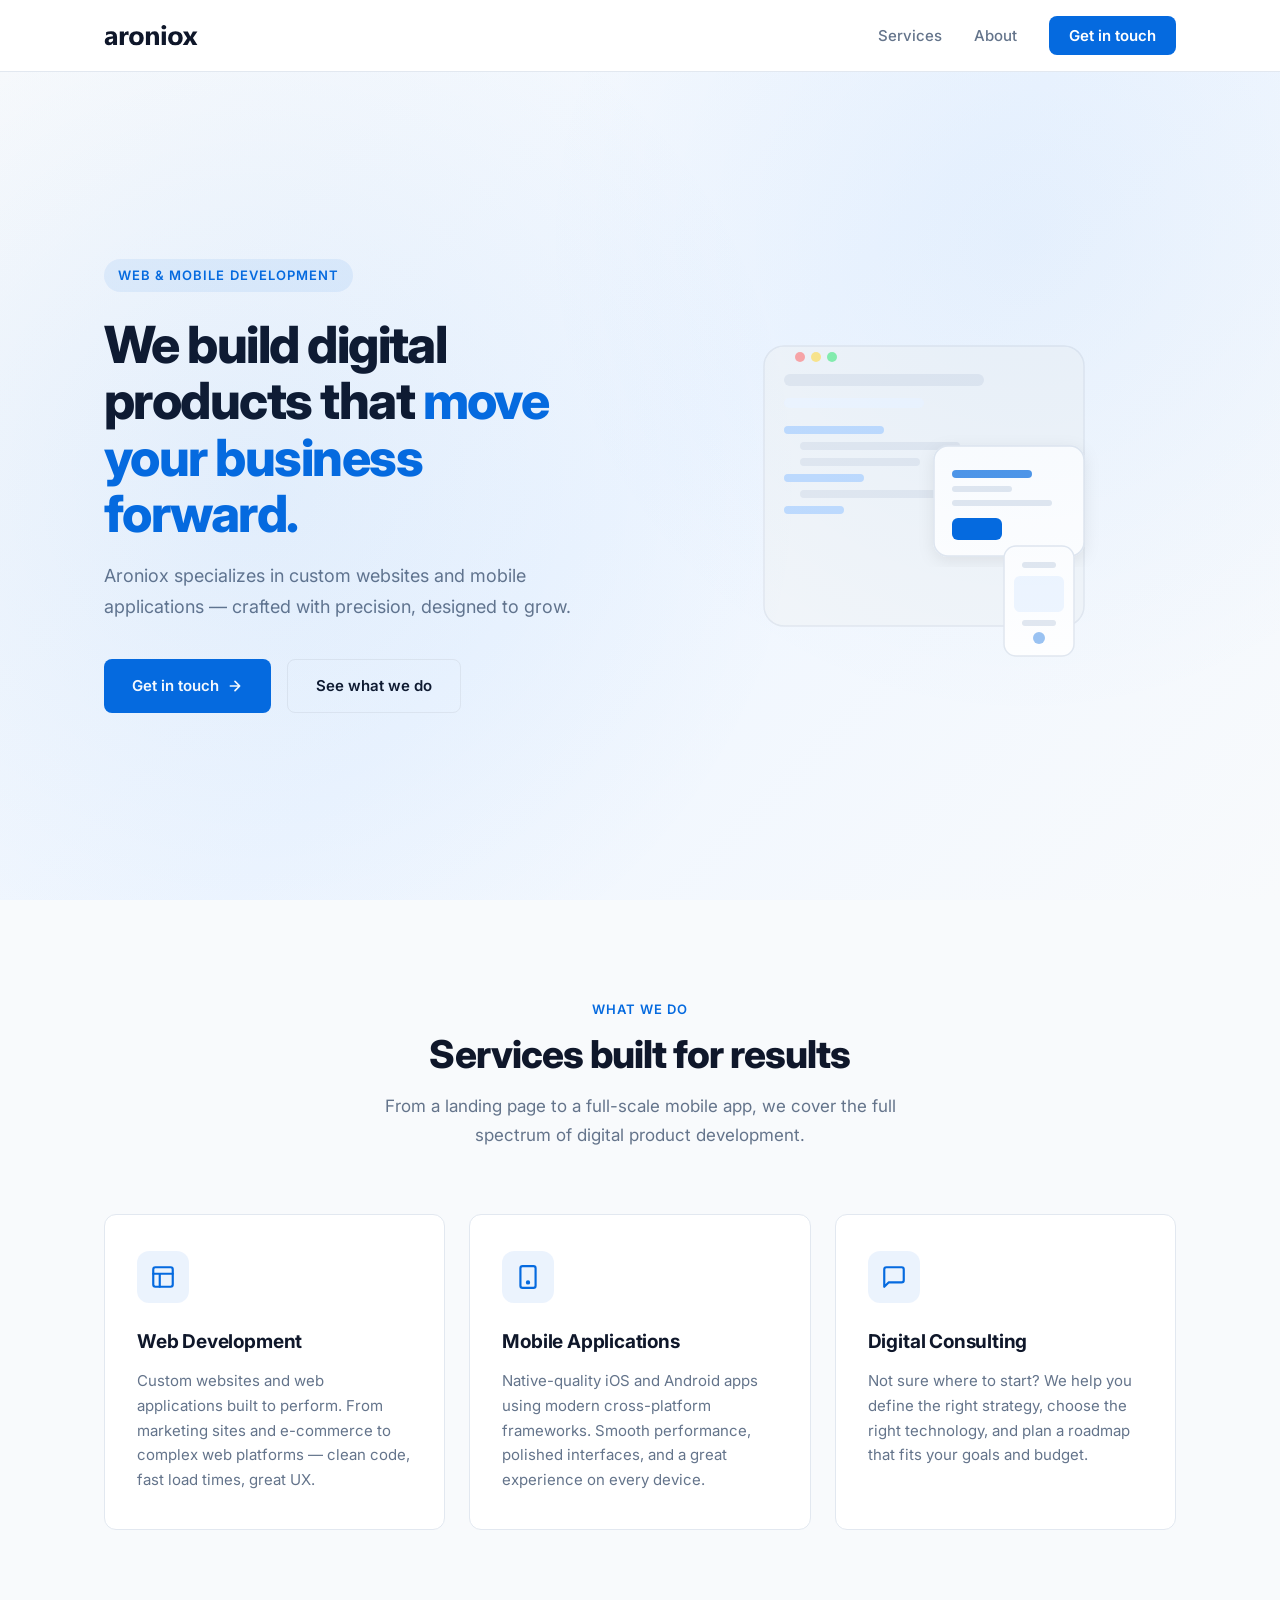
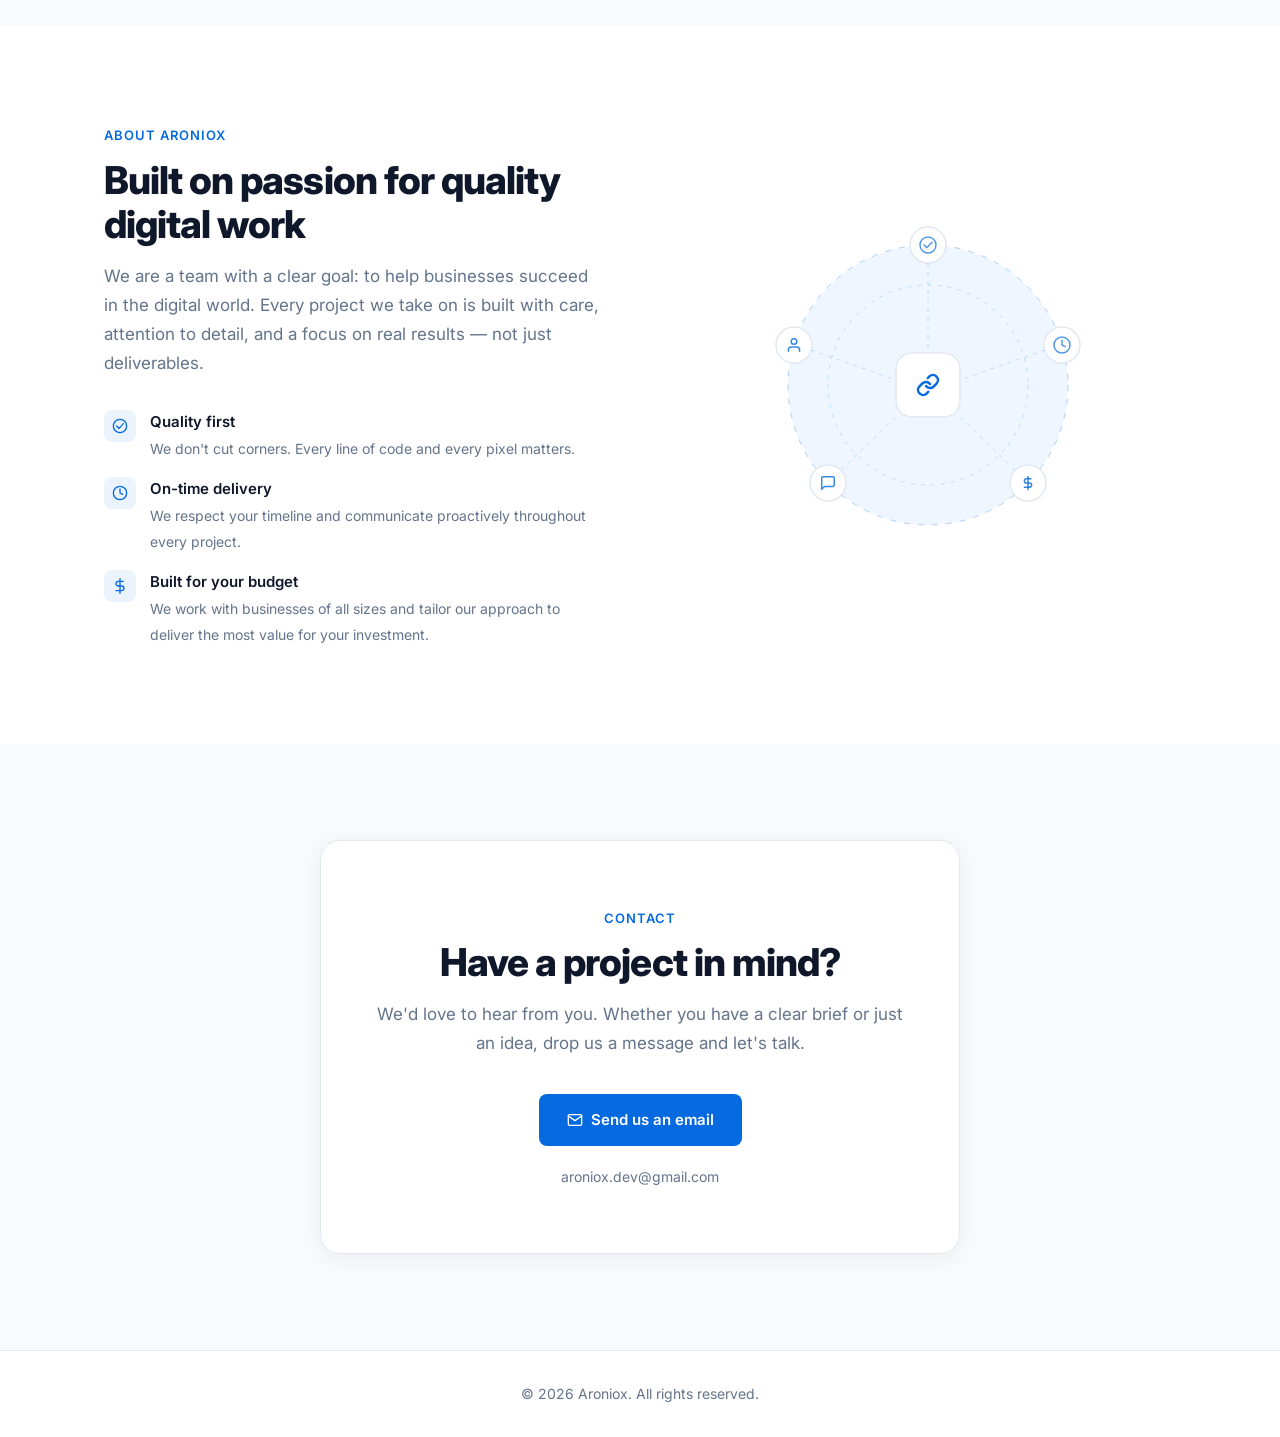
<file: index.html>
<!DOCTYPE html>
<html lang="en">

<head>
  <meta charset="UTF-8" />
  <meta name="viewport" content="width=device-width, initial-scale=1.0" />
  <title>Aroniox</title>
  <meta name="description"
    content="Aroniox builds custom websites and mobile applications — crafted with precision, designed to grow your business." />

  <!-- Open Graph -->
  <meta property="og:type" content="website" />
  <meta property="og:title" content="Aroniox" />
  <meta property="og:description" content="We build digital products that move your business forward." />
  <meta property="og:url" content="https://aroniox.com" />

  <!-- Google Fonts -->
  <link rel="preconnect" href="https://fonts.googleapis.com" />
  <link rel="preconnect" href="https://fonts.gstatic.com" crossorigin />
  <link href="https://fonts.googleapis.com/css2?family=Inter:wght@400;500;600;700;800&display=swap" rel="stylesheet" />

  <!-- Favicon -->
  <link rel="icon" type="image/png" href="./assets/favicon/favicon-96x96.png" sizes="96x96" />
  <link rel="icon" type="image/svg+xml" href="./assets/favicon/favicon.svg" />
  <link rel="shortcut icon" href="./assets/favicon/favicon.ico" />
  <link rel="apple-touch-icon" sizes="180x180" href="./assets/favicon/apple-touch-icon.png" />
  <link rel="manifest" href="./assets/favicon/site.webmanifest" />

  <link rel="stylesheet" href="css/style.css" />
</head>

<body>

  <!-- ===== Navigation ===== -->
  <header class="nav">
    <div class="container nav__inner">
      <a href="#" class="nav__logo" aria-label="Aroniox home">
        <img src="assets/logo.svg" alt="Aroniox" />
      </a>

      <nav aria-label="Main navigation">
        <ul class="nav__links">
          <li><a href="#services">Services</a></li>
          <li><a href="#about">About</a></li>
          <li><a href="#contact" class="nav__cta">Get in touch</a></li>
        </ul>
      </nav>

      <button class="nav__hamburger" aria-label="Toggle navigation" aria-expanded="false">
        <span></span>
        <span></span>
        <span></span>
      </button>
    </div>
  </header>

  <!-- ===== Hero ===== -->
  <section class="hero" id="home">
    <div class="container">
      <div class="hero__inner">
        <div class="hero__content">
          <span class="hero__label">Web & Mobile Development</span>
          <h1 class="hero__title">
            We build digital products that
            <span>move your business forward.</span>
          </h1>
          <p class="hero__subtitle">
            Aroniox specializes in custom websites and mobile applications —
            crafted with precision, designed to grow.
          </p>
          <div class="hero__actions">
            <a href="#contact" class="btn btn--primary">
              Get in touch
              <svg width="16" height="16" viewBox="0 0 24 24" fill="none" stroke="currentColor" stroke-width="2.5"
                stroke-linecap="round" stroke-linejoin="round" aria-hidden="true">
                <path d="M5 12h14M12 5l7 7-7 7" />
              </svg>
            </a>
            <a href="#services" class="btn btn--outline">See what we do</a>
          </div>
        </div>

        <div class="hero__visual" aria-hidden="true">
          <!-- Decorative abstract graphic -->
          <svg class="hero__graphic" viewBox="0 0 440 400" fill="none" xmlns="http://www.w3.org/2000/svg">
            <!-- Background card shapes -->
            <rect x="60" y="60" width="320" height="280" rx="20" fill="#f1f5f9" stroke="#e2e8f0" stroke-width="1.5" />
            <rect x="80" y="88" width="200" height="12" rx="6" fill="#e2e8f0" />
            <rect x="80" y="112" width="140" height="10" rx="5" fill="#eff6ff" />
            <!-- Browser dots -->
            <circle cx="96" cy="71" r="5" fill="#fca5a5" />
            <circle cx="112" cy="71" r="5" fill="#fde68a" />
            <circle cx="128" cy="71" r="5" fill="#86efac" />
            <!-- Code lines -->
            <rect x="80" y="140" width="100" height="8" rx="4" fill="#bfdbfe" />
            <rect x="96" y="156" width="160" height="8" rx="4" fill="#e2e8f0" />
            <rect x="96" y="172" width="120" height="8" rx="4" fill="#e2e8f0" />
            <rect x="80" y="188" width="80" height="8" rx="4" fill="#bfdbfe" />
            <rect x="96" y="204" width="140" height="8" rx="4" fill="#e2e8f0" />
            <rect x="80" y="220" width="60" height="8" rx="4" fill="#bfdbfe" />
            <!-- Floating accent card -->
            <rect x="230" y="160" width="150" height="110" rx="14" fill="white" stroke="#e2e8f0" stroke-width="1.5"
              filter="url(#shadow)" />
            <rect x="248" y="184" width="80" height="8" rx="4" fill="#056adf" opacity="0.7" />
            <rect x="248" y="200" width="60" height="6" rx="3" fill="#e2e8f0" />
            <rect x="248" y="214" width="100" height="6" rx="3" fill="#e2e8f0" />
            <rect x="248" y="232" width="50" height="22" rx="6" fill="#056adf" />
            <!-- Mobile phone shape -->
            <rect x="300" y="260" width="70" height="110" rx="12" fill="white" stroke="#e2e8f0" stroke-width="1.5" />
            <rect x="318" y="276" width="34" height="6" rx="3" fill="#e2e8f0" />
            <rect x="310" y="290" width="50" height="36" rx="6" fill="#eff6ff" />
            <rect x="318" y="334" width="34" height="6" rx="3" fill="#e2e8f0" />
            <circle cx="335" cy="352" r="6" fill="#056adf" opacity="0.4" />
            <!-- Shadow filter -->
            <defs>
              <filter id="shadow" x="-10%" y="-10%" width="120%" height="120%">
                <feDropShadow dx="0" dy="4" stdDeviation="8" flood-color="#0f172a" flood-opacity="0.08" />
              </filter>
            </defs>
          </svg>
        </div>
      </div>
    </div>
  </section>

  <!-- ===== Services ===== -->
  <section class="services" id="services">
    <div class="container">
      <div class="section-header">
        <span class="section-label fade-up">What we do</span>
        <h2 class="section-title fade-up fade-up-delay-1">Services built for results</h2>
        <p class="section-subtitle fade-up fade-up-delay-2">
          From a landing page to a full-scale mobile app, we cover the full spectrum
          of digital product development.
        </p>
      </div>

      <div class="services__grid">
        <!-- Web Development -->
        <div class="service-card fade-up">
          <div class="service-card__icon" aria-hidden="true">
            <svg viewBox="0 0 24 24" fill="none" stroke="currentColor" stroke-width="2" stroke-linecap="round"
              stroke-linejoin="round">
              <rect x="3" y="3" width="18" height="18" rx="2" />
              <path d="M3 9h18M9 21V9" />
            </svg>
          </div>
          <h3 class="service-card__title">Web Development</h3>
          <p class="service-card__desc">
            Custom websites and web applications built to perform. From marketing sites
            and e-commerce to complex web platforms — clean code, fast load times, great UX.
          </p>
        </div>

        <!-- Mobile Applications -->
        <div class="service-card fade-up fade-up-delay-1">
          <div class="service-card__icon" aria-hidden="true">
            <svg viewBox="0 0 24 24" fill="none" stroke="currentColor" stroke-width="2" stroke-linecap="round"
              stroke-linejoin="round">
              <rect x="5" y="2" width="14" height="20" rx="2" />
              <circle cx="12" cy="17" r="1" />
            </svg>
          </div>
          <h3 class="service-card__title">Mobile Applications</h3>
          <p class="service-card__desc">
            Native-quality iOS and Android apps using modern cross-platform frameworks.
            Smooth performance, polished interfaces, and a great experience on every device.
          </p>
        </div>

        <!-- Digital Consulting -->
        <div class="service-card fade-up fade-up-delay-2">
          <div class="service-card__icon" aria-hidden="true">
            <svg viewBox="0 0 24 24" fill="none" stroke="currentColor" stroke-width="2" stroke-linecap="round"
              stroke-linejoin="round">
              <path d="M21 15a2 2 0 0 1-2 2H7l-4 4V5a2 2 0 0 1 2-2h14a2 2 0 0 1 2 2z" />
            </svg>
          </div>
          <h3 class="service-card__title">Digital Consulting</h3>
          <p class="service-card__desc">
            Not sure where to start? We help you define the right strategy, choose the right
            technology, and plan a roadmap that fits your goals and budget.
          </p>
        </div>
      </div>
    </div>
  </section>

  <!-- ===== About ===== -->
  <section class="about" id="about">
    <div class="container">
      <div class="about__inner">
        <div class="about__content">
          <span class="section-label fade-up">About Aroniox</span>
          <h2 class="section-title fade-up fade-up-delay-1">Built on passion for quality digital work</h2>
          <p class="section-subtitle fade-up fade-up-delay-2">
            We are a team with a clear goal: to help businesses succeed in the digital world.
            Every project we take on is built with care, attention to detail, and a focus on
            real results — not just deliverables.
          </p>

          <div class="about__highlights fade-up fade-up-delay-2">
            <div class="about__highlight">
              <div class="about__highlight-icon" aria-hidden="true">
                <svg viewBox="0 0 24 24" fill="none" stroke="currentColor" stroke-width="2" stroke-linecap="round"
                  stroke-linejoin="round">
                  <circle cx="12" cy="12" r="10" />
                  <line x1="7" y1="12" x2="10.5" y2="15.5" />
                  <line x1="10.5" y1="15.5" x2="17" y2="8.5" />
                </svg>
              </div>
              <div class="about__highlight-text">
                <strong>Quality first</strong>
                <span>We don't cut corners. Every line of code and every pixel matters.</span>
              </div>
            </div>

            <div class="about__highlight">
              <div class="about__highlight-icon" aria-hidden="true">
                <svg viewBox="0 0 24 24" fill="none" stroke="currentColor" stroke-width="2" stroke-linecap="round"
                  stroke-linejoin="round">
                  <circle cx="12" cy="12" r="10" />
                  <polyline points="12 6 12 12 16 14" />
                </svg>
              </div>
              <div class="about__highlight-text">
                <strong>On-time delivery</strong>
                <span>We respect your timeline and communicate proactively throughout every project.</span>
              </div>
            </div>

            <div class="about__highlight">
              <div class="about__highlight-icon" aria-hidden="true">
                <svg viewBox="0 0 24 24" fill="none" stroke="currentColor" stroke-width="2" stroke-linecap="round"
                  stroke-linejoin="round">
                  <line x1="12" y1="1" x2="12" y2="23" />
                  <path d="M17 5H9.5a3.5 3.5 0 0 0 0 7h5a3.5 3.5 0 0 1 0 7H6" />
                </svg>
              </div>
              <div class="about__highlight-text">
                <strong>Built for your budget</strong>
                <span>We work with businesses of all sizes and tailor our approach to deliver the most value for your
                  investment.</span>
              </div>
            </div>
          </div>
        </div>

        <div class="about__visual" aria-hidden="true">
          <svg class="about__graphic" viewBox="0 0 420 380" fill="none" xmlns="http://www.w3.org/2000/svg">
            <!-- Main circle -->
            <circle cx="210" cy="190" r="140" fill="#eff6ff" />
            <!-- Orbiting rings -->
            <circle cx="210" cy="190" r="140" stroke="#056adf" stroke-width="1" stroke-dasharray="6 8" opacity="0.3" />
            <circle cx="210" cy="190" r="100" stroke="#056adf" stroke-width="1" stroke-dasharray="4 6" opacity="0.2" />
            <!-- Center icon -->
            <rect x="178" y="158" width="64" height="64" rx="16" fill="white" stroke="#e2e8f0" stroke-width="1.5" />
            <path
              d="M208 191a5 5 0 0 0 7.54.54l3-3a5 5 0 0 0-7.07-7.07l-1.72 1.71M212 189a5 5 0 0 0-7.54-.54l-3 3a5 5 0 0 0 7.07 7.07l1.71-1.71"
              stroke="#056adf" stroke-width="2.5" stroke-linecap="round" stroke-linejoin="round" />
            <!-- Orbiting nodes -->
            <circle cx="210" cy="50" r="18" fill="white" stroke="#e2e8f0" stroke-width="1.5" />
            <circle cx="210" cy="50" r="8" fill="none" stroke="#056adf" stroke-width="1.5" opacity="0.7" />
            <path d="M206 50l2.8 2.8L214 47.2" stroke="#056adf" stroke-width="1.5" stroke-linecap="round"
              stroke-linejoin="round" opacity="0.7" />

            <circle cx="344" cy="150" r="18" fill="white" stroke="#e2e8f0" stroke-width="1.5" />
            <circle cx="344" cy="150" r="8" fill="none" stroke="#056adf" stroke-width="1.5" opacity="0.7" />
            <polyline points="344 145.2 344 150 347.2 151.6" fill="none" stroke="#056adf" stroke-width="1.5"
              stroke-linecap="round" stroke-linejoin="round" opacity="0.7" />

            <circle cx="310" cy="288" r="18" fill="white" stroke="#e2e8f0" stroke-width="1.5" />
            <line x1="310" y1="281.4" x2="310" y2="294.6" stroke="#056adf" stroke-width="1.5" stroke-linecap="round"
              opacity="0.8" />
            <path d="M313 283.8H308.5a2.1 2.1 0 0 0 0 4.2h3a2.1 2.1 0 0 1 0 4.2H306.4" fill="none" stroke="#056adf"
              stroke-width="1.5" stroke-linecap="round" stroke-linejoin="round" opacity="0.8" />

            <circle cx="110" cy="288" r="18" fill="white" stroke="#e2e8f0" stroke-width="1.5" />
            <path
              d="M116.3 290.1a1.4 1.4 0 0 1-1.4 1.4H106.5l-2.8 2.8V283.1a1.4 1.4 0 0 1 1.4-1.4h9.8a1.4 1.4 0 0 1 1.4 1.4z"
              fill="none" stroke="#056adf" stroke-width="1.5" stroke-linecap="round" stroke-linejoin="round"
              opacity="0.8" />

            <circle cx="76" cy="150" r="18" fill="white" stroke="#e2e8f0" stroke-width="1.5" />
            <circle cx="76" cy="146.5" r="2.8" fill="none" stroke="#056adf" stroke-width="1.5" opacity="0.8" />
            <path d="M81.6 156.3v-1.4a2.8 2.8 0 0 0-2.8-2.8H73.2a2.8 2.8 0 0 0-2.8 2.8v1.4" fill="none" stroke="#056adf"
              stroke-width="1.5" stroke-linecap="round" stroke-linejoin="round" opacity="0.8" />

            <!-- Connection lines -->
            <line x1="210" y1="68" x2="210" y2="158" stroke="#056adf" stroke-width="1" stroke-dasharray="4 5"
              opacity="0.2" />
            <line x1="327" y1="155" x2="242" y2="185" stroke="#056adf" stroke-width="1" stroke-dasharray="4 5"
              opacity="0.2" />
            <line x1="297" y1="275" x2="242" y2="222" stroke="#056adf" stroke-width="1" stroke-dasharray="4 5"
              opacity="0.2" />
            <line x1="123" y1="275" x2="178" y2="222" stroke="#056adf" stroke-width="1" stroke-dasharray="4 5"
              opacity="0.2" />
            <line x1="93" y1="155" x2="178" y2="185" stroke="#056adf" stroke-width="1" stroke-dasharray="4 5"
              opacity="0.2" />
          </svg>
        </div>
      </div>
    </div>
  </section>

  <!-- ===== Contact ===== -->
  <section class="contact" id="contact">
    <div class="container">
      <div class="contact__card fade-up">
        <span class="section-label">Contact</span>
        <h2 class="section-title">Have a project in mind?</h2>
        <p class="section-subtitle">
          We'd love to hear from you. Whether you have a clear brief or just an idea,
          drop us a message and let's talk.
        </p>
        <a href="mailto:aroniox.dev@gmail.com" class="btn btn--primary">
          <svg width="16" height="16" viewBox="0 0 24 24" fill="none" stroke="currentColor" stroke-width="2"
            stroke-linecap="round" stroke-linejoin="round" aria-hidden="true">
            <path d="M4 4h16c1.1 0 2 .9 2 2v12c0 1.1-.9 2-2 2H4c-1.1 0-2-.9-2-2V6c0-1.1.9-2 2-2z" />
            <polyline points="22,6 12,13 2,6" />
          </svg>
          Send us an email
        </a>
        <p class="contact__email-hint">aroniox.dev@gmail.com</p>
      </div>
    </div>
  </section>

  <!-- ===== Footer ===== -->
  <footer class="footer">
    <div class="container footer__inner">
      <span class="footer__copy">&copy; <span id="year"></span> Aroniox. All rights reserved.</span>
    </div>
  </footer>

  <script src="js/main.js"></script>
</body>

</html>
</file>
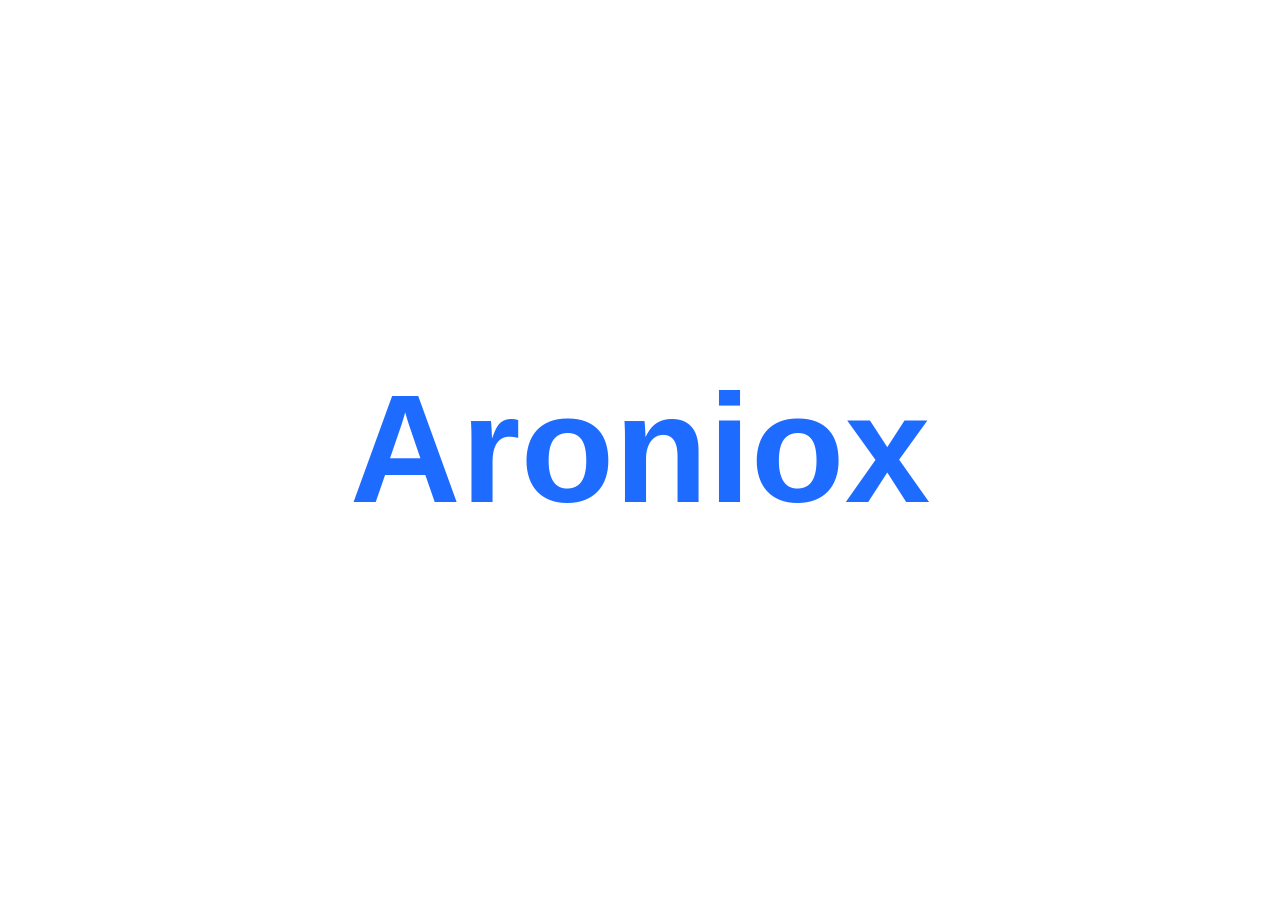
<file: index.html.html>
<!DOCTYPE html>
<html lang="en">
<head>
    <meta charset="UTF-8">
    <title>Aroniox</title>
    <meta name="viewport" content="width=device-width, initial-scale=1.0">
    <style>
        html, body {
            margin: 0;
            padding: 0;
            width: 100%;
            height: 100%;
        }

        body {
            display: flex;
            align-items: center;
            justify-content: center;
            background-color: #ffffff;
            font-family: Arial, Helvetica, sans-serif;
        }

        h1 {
            font-size: clamp(4rem, 12vw, 10rem);
            color: #1e6bff;
            margin: 0;
            line-height: 1;
            text-align: center;
        }
    </style>
</head>
<body>
    <h1>Aroniox</h1>
</body>
</html>
</file>
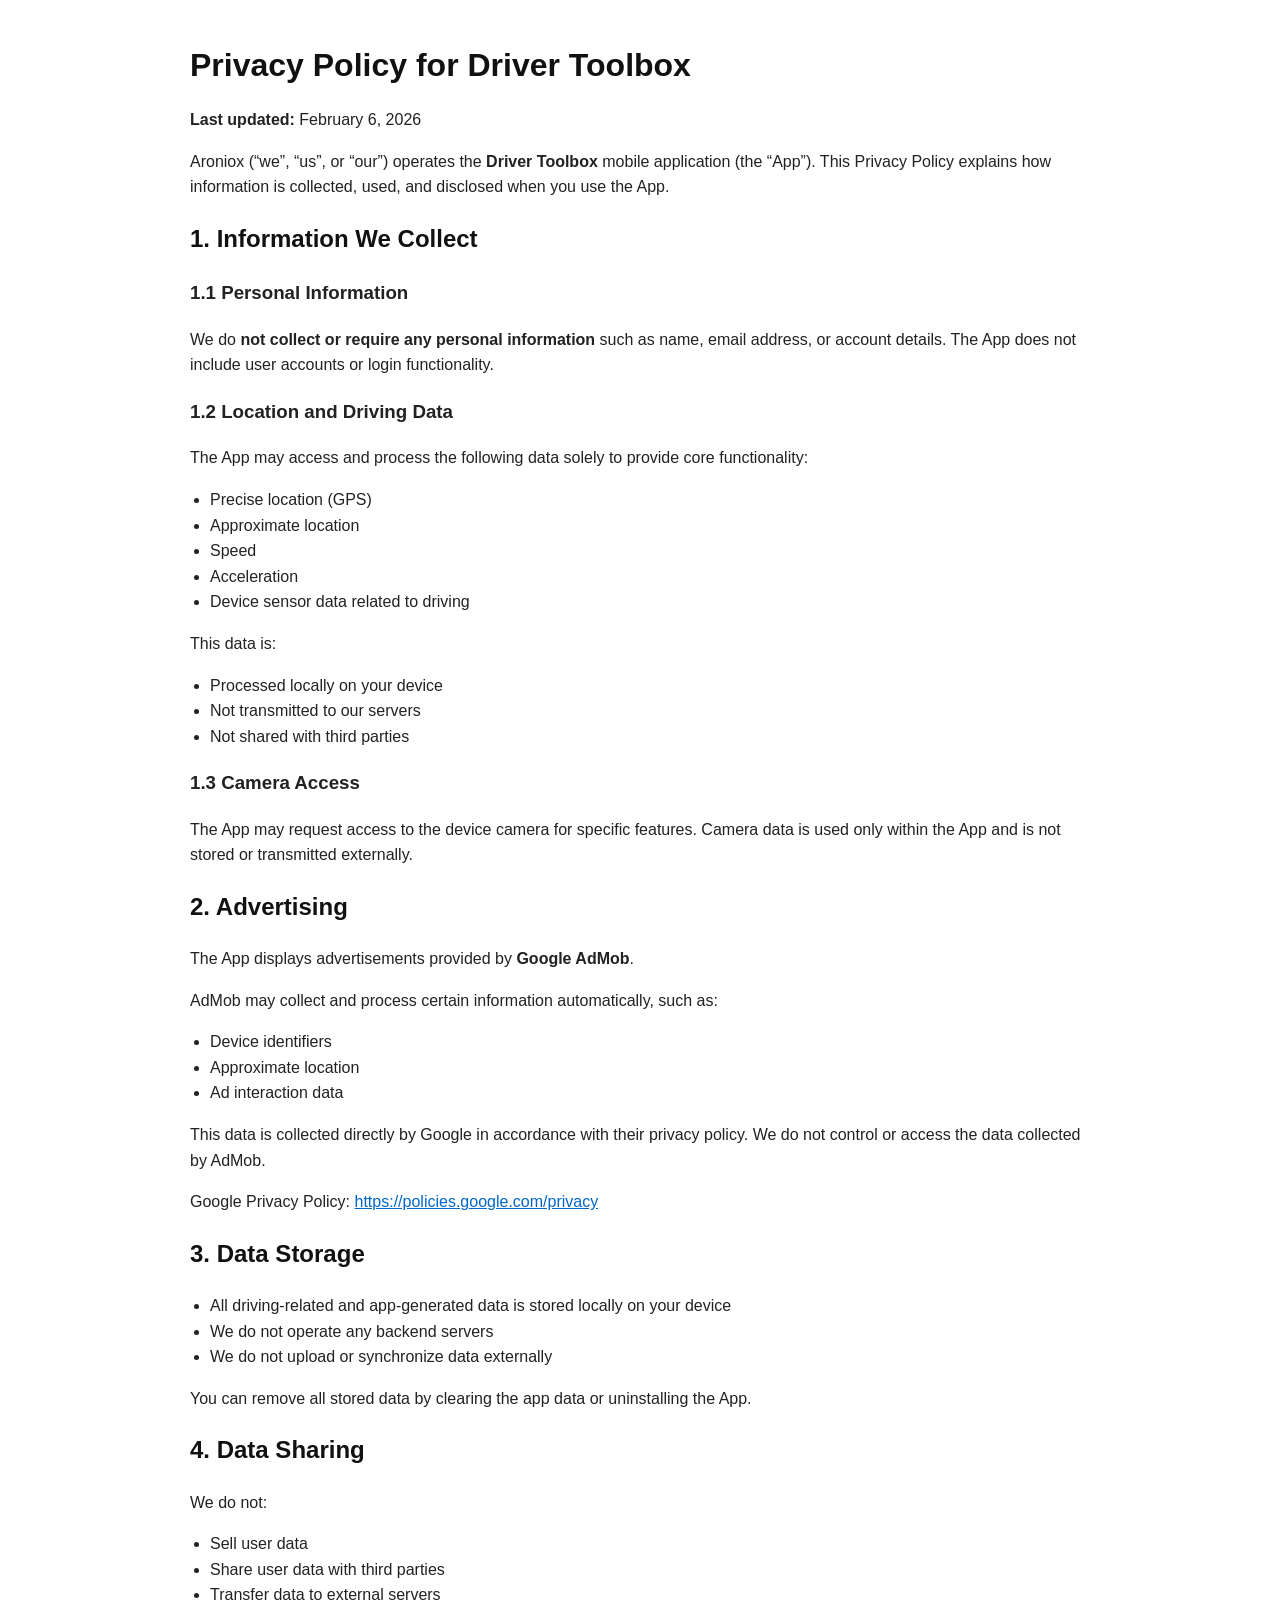
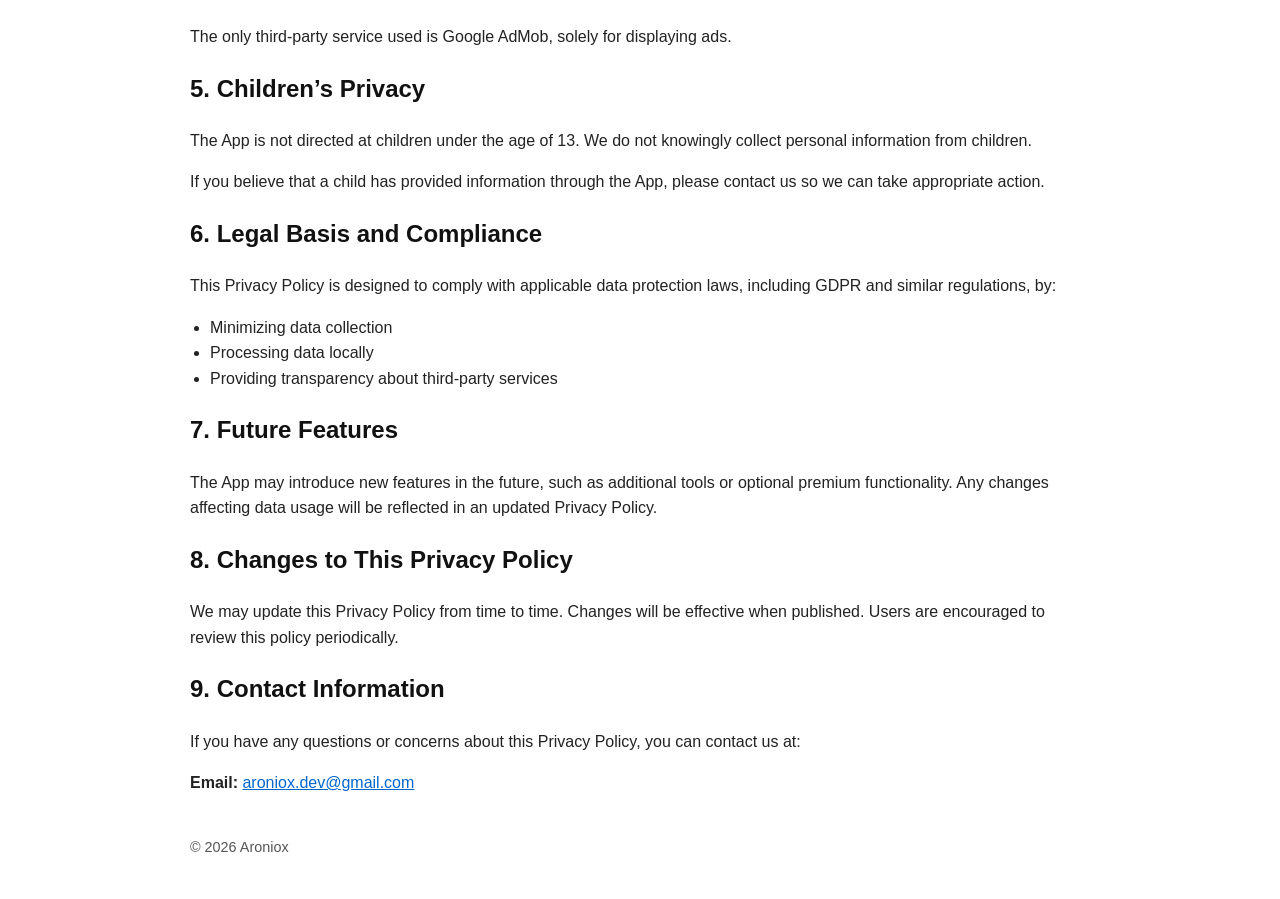
<file: privacy-policy.html>
<!DOCTYPE html>
<html lang="en">
<head>
    <meta charset="UTF-8">
    <meta name="viewport" content="width=device-width, initial-scale=1.0">
    <title>Privacy Policy – Driver Toolbox</title>
    <style>
        body {
            font-family: Arial, Helvetica, sans-serif;
            line-height: 1.6;
            max-width: 900px;
            margin: 40px auto;
            padding: 0 20px;
            color: #222;
        }
        h1, h2 {
            color: #111;
        }
        h1 {
            margin-bottom: 10px;
        }
        p, ul {
            margin-bottom: 16px;
        }
        ul {
            padding-left: 20px;
        }
        footer {
            margin-top: 40px;
            font-size: 0.9em;
            color: #555;
        }
        a {
            color: #0066cc;
        }
    </style>
</head>
<body>

<h1>Privacy Policy for Driver Toolbox</h1>
<p><strong>Last updated:</strong> February 6, 2026</p>

<p>
Aroniox (“we”, “us”, or “our”) operates the <strong>Driver Toolbox</strong> mobile application (the “App”).
This Privacy Policy explains how information is collected, used, and disclosed when you use the App.
</p>

<h2>1. Information We Collect</h2>

<h3>1.1 Personal Information</h3>
<p>
We do <strong>not collect or require any personal information</strong> such as name, email address, or account details.
The App does not include user accounts or login functionality.
</p>

<h3>1.2 Location and Driving Data</h3>
<p>
The App may access and process the following data solely to provide core functionality:
</p>
<ul>
    <li>Precise location (GPS)</li>
    <li>Approximate location</li>
    <li>Speed</li>
    <li>Acceleration</li>
    <li>Device sensor data related to driving</li>
</ul>
<p>
This data is:
</p>
<ul>
    <li>Processed locally on your device</li>
    <li>Not transmitted to our servers</li>
    <li>Not shared with third parties</li>
</ul>

<h3>1.3 Camera Access</h3>
<p>
The App may request access to the device camera for specific features.
Camera data is used only within the App and is not stored or transmitted externally.
</p>

<h2>2. Advertising</h2>
<p>
The App displays advertisements provided by <strong>Google AdMob</strong>.
</p>
<p>
AdMob may collect and process certain information automatically, such as:
</p>
<ul>
    <li>Device identifiers</li>
    <li>Approximate location</li>
    <li>Ad interaction data</li>
</ul>
<p>
This data is collected directly by Google in accordance with their privacy policy.
We do not control or access the data collected by AdMob.
</p>
<p>
Google Privacy Policy:
<a href="https://policies.google.com/privacy" target="_blank" rel="noopener noreferrer">
https://policies.google.com/privacy
</a>
</p>

<h2>3. Data Storage</h2>
<ul>
    <li>All driving-related and app-generated data is stored locally on your device</li>
    <li>We do not operate any backend servers</li>
    <li>We do not upload or synchronize data externally</li>
</ul>
<p>
You can remove all stored data by clearing the app data or uninstalling the App.
</p>

<h2>4. Data Sharing</h2>
<p>
We do not:
</p>
<ul>
    <li>Sell user data</li>
    <li>Share user data with third parties</li>
    <li>Transfer data to external servers</li>
</ul>
<p>
The only third-party service used is Google AdMob, solely for displaying ads.
</p>

<h2>5. Children’s Privacy</h2>
<p>
The App is not directed at children under the age of 13.
We do not knowingly collect personal information from children.
</p>
<p>
If you believe that a child has provided information through the App, please contact us so we can take appropriate action.
</p>

<h2>6. Legal Basis and Compliance</h2>
<p>
This Privacy Policy is designed to comply with applicable data protection laws, including GDPR and similar regulations, by:
</p>
<ul>
    <li>Minimizing data collection</li>
    <li>Processing data locally</li>
    <li>Providing transparency about third-party services</li>
</ul>

<h2>7. Future Features</h2>
<p>
The App may introduce new features in the future, such as additional tools or optional premium functionality.
Any changes affecting data usage will be reflected in an updated Privacy Policy.
</p>

<h2>8. Changes to This Privacy Policy</h2>
<p>
We may update this Privacy Policy from time to time.
Changes will be effective when published.
Users are encouraged to review this policy periodically.
</p>

<h2>9. Contact Information</h2>
<p>
If you have any questions or concerns about this Privacy Policy, you can contact us at:
</p>
<p>
<strong>Email:</strong> <a href="mailto:aroniox.dev@gmail.com">aroniox.dev@gmail.com</a>
</p>

<footer>
    © 2026 Aroniox
</footer>

</body>
</html>
</file>
<file: css/style.css>
/* === Reset & Base === */
*,
*::before,
*::after {
  box-sizing: border-box;
  margin: 0;
  padding: 0;
}

:root {
  --bg: #ffffff;
  --surface: #f8fafc;
  --border: #e2e8f0;
  --text: #0f172a;
  --text-muted: #64748b;
  --accent: #056adf;
  --accent-hover: #044fb8;
  --radius-card: 12px;
  --radius-btn: 8px;
  --nav-height: 72px;
}

html {
  scroll-behavior: smooth;
  font-size: 16px;
}

body {
  font-family: 'Inter', system-ui, -apple-system, sans-serif;
  background: var(--bg);
  color: var(--text);
  line-height: 1.6;
  -webkit-font-smoothing: antialiased;
}

img,
svg {
  display: block;
  max-width: 100%;
}

a {
  text-decoration: none;
  color: inherit;
}

/* === Layout Helpers === */
.container {
  max-width: 1120px;
  margin: 0 auto;
  padding: 0 24px;
}

/* === Navigation === */
.nav {
  position: sticky;
  top: 0;
  z-index: 100;
  background: rgba(255, 255, 255, 0.92);
  backdrop-filter: blur(12px);
  -webkit-backdrop-filter: blur(12px);
  border-bottom: 1px solid var(--border);
  height: var(--nav-height);
}

.nav__inner {
  display: flex;
  align-items: center;
  justify-content: space-between;
  height: 100%;
}

.nav__logo img {
  height: 36px;
  width: auto;
}

.nav__links {
  display: flex;
  align-items: center;
  gap: 32px;
  list-style: none;
}

.nav__links a {
  font-size: 0.9375rem;
  font-weight: 500;
  color: var(--text-muted);
  transition: color 0.2s;
}

.nav__links a:hover {
  color: var(--accent);
}

.nav__cta {
  background: var(--accent);
  color: #fff !important;
  padding: 10px 20px;
  border-radius: var(--radius-btn);
  font-weight: 600 !important;
  transition: background 0.2s !important;
}

.nav__cta:hover {
  background: var(--accent-hover) !important;
  color: #fff !important;
}

/* Hamburger */
.nav__hamburger {
  display: none;
  flex-direction: column;
  gap: 5px;
  cursor: pointer;
  padding: 4px;
  background: none;
  border: none;
}

.nav__hamburger span {
  display: block;
  width: 24px;
  height: 2px;
  background: var(--text);
  border-radius: 2px;
  transition: transform 0.3s, opacity 0.3s;
}

/* Mobile nav open state */
.nav-open .nav__links {
  display: flex;
}

.nav-open .nav__hamburger span:nth-child(1) {
  transform: translateY(7px) rotate(45deg);
}

.nav-open .nav__hamburger span:nth-child(2) {
  opacity: 0;
}

.nav-open .nav__hamburger span:nth-child(3) {
  transform: translateY(-7px) rotate(-45deg);
}

/* === Hero === */
.hero {
  min-height: calc(100vh - var(--nav-height));
  display: flex;
  align-items: center;
  padding: 80px 0;
  background: linear-gradient(135deg, #f8fafc 0%, #eff6ff 50%, #f8fafc 100%);
  position: relative;
  overflow: hidden;
}

.hero::before {
  content: '';
  position: absolute;
  inset: 0;
  background-image:
    radial-gradient(circle at 20% 50%, rgba(5, 106, 223, 0.07) 0%, transparent 50%),
    radial-gradient(circle at 80% 20%, rgba(5, 106, 223, 0.05) 0%, transparent 40%);
  pointer-events: none;
}

.hero__inner {
  display: grid;
  grid-template-columns: 1fr 1fr;
  gap: 64px;
  align-items: center;
}

.hero__label {
  display: inline-block;
  font-size: 0.8125rem;
  font-weight: 600;
  letter-spacing: 0.08em;
  text-transform: uppercase;
  color: var(--accent);
  background: rgba(5, 106, 223, 0.08);
  padding: 6px 14px;
  border-radius: 100px;
  margin-bottom: 24px;
}

.hero__title {
  font-size: clamp(2.25rem, 4vw, 3.5rem);
  font-weight: 800;
  line-height: 1.1;
  letter-spacing: -0.03em;
  color: var(--text);
  margin-bottom: 20px;
}

.hero__title span {
  color: var(--accent);
}

.hero__subtitle {
  font-size: 1.125rem;
  color: var(--text-muted);
  line-height: 1.7;
  max-width: 480px;
  margin-bottom: 36px;
}

.hero__actions {
  display: flex;
  gap: 16px;
  flex-wrap: wrap;
}

.btn {
  display: inline-flex;
  align-items: center;
  gap: 8px;
  font-size: 0.9375rem;
  font-weight: 600;
  padding: 14px 28px;
  border-radius: var(--radius-btn);
  cursor: pointer;
  transition: all 0.2s;
  border: none;
}

.btn--primary {
  background: var(--accent);
  color: #fff;
}

.btn--primary:hover {
  background: var(--accent-hover);
  transform: translateY(-1px);
  box-shadow: 0 8px 24px rgba(5, 106, 223, 0.3);
}

.btn--outline {
  background: transparent;
  color: var(--text);
  border: 1.5px solid var(--border);
}

.btn--outline:hover {
  border-color: var(--accent);
  color: var(--accent);
  transform: translateY(-1px);
}

.hero__visual {
  display: flex;
  justify-content: center;
  align-items: center;
}

.hero__graphic {
  width: 100%;
  max-width: 440px;
}

/* === Section Base === */
section {
  padding: 96px 0;
}

.section-label {
  display: inline-block;
  font-size: 0.8125rem;
  font-weight: 600;
  letter-spacing: 0.08em;
  text-transform: uppercase;
  color: var(--accent);
  margin-bottom: 12px;
}

.section-title {
  font-size: clamp(1.75rem, 3vw, 2.5rem);
  font-weight: 800;
  letter-spacing: -0.025em;
  line-height: 1.15;
  margin-bottom: 16px;
}

.section-subtitle {
  font-size: 1.0625rem;
  color: var(--text-muted);
  line-height: 1.7;
  max-width: 560px;
}

.section-header {
  text-align: center;
  margin-bottom: 64px;
}

.section-header .section-subtitle {
  margin: 0 auto;
}

/* === Services === */
.services {
  background: var(--surface);
}

.services__grid {
  display: grid;
  grid-template-columns: repeat(3, 1fr);
  gap: 24px;
}

.service-card {
  background: var(--bg);
  border: 1px solid var(--border);
  border-radius: var(--radius-card);
  padding: 36px 32px;
  transition: transform 0.3s, box-shadow 0.3s, border-color 0.3s;
}

.service-card:hover {
  transform: translateY(-4px);
  box-shadow: 0 16px 48px rgba(15, 23, 42, 0.08);
  border-color: rgba(5, 106, 223, 0.3);
}

.service-card__icon {
  width: 52px;
  height: 52px;
  background: rgba(5, 106, 223, 0.08);
  border-radius: 12px;
  display: flex;
  align-items: center;
  justify-content: center;
  margin-bottom: 24px;
  color: var(--accent);
}

.service-card__icon svg {
  width: 26px;
  height: 26px;
}

.service-card__title {
  font-size: 1.1875rem;
  font-weight: 700;
  margin-bottom: 12px;
  letter-spacing: -0.01em;
}

.service-card__desc {
  font-size: 0.9375rem;
  color: var(--text-muted);
  line-height: 1.65;
}

/* === About === */
.about__inner {
  display: grid;
  grid-template-columns: 1fr 1fr;
  gap: 80px;
  align-items: center;
}

.about__content .section-subtitle {
  margin-bottom: 24px;
  max-width: none;
}

.about__highlights {
  display: flex;
  flex-direction: column;
  gap: 16px;
  margin-top: 32px;
}

.about__highlight {
  display: flex;
  align-items: flex-start;
  gap: 14px;
}

.about__highlight-icon {
  width: 32px;
  height: 32px;
  background: rgba(5, 106, 223, 0.08);
  border-radius: 8px;
  display: flex;
  align-items: center;
  justify-content: center;
  flex-shrink: 0;
  color: var(--accent);
}

.about__highlight-icon svg {
  width: 16px;
  height: 16px;
}

.about__highlight-text strong {
  display: block;
  font-size: 0.9375rem;
  font-weight: 600;
  margin-bottom: 2px;
}

.about__highlight-text span {
  font-size: 0.875rem;
  color: var(--text-muted);
}

.about__visual {
  display: flex;
  justify-content: center;
}

.about__graphic {
  width: 100%;
  max-width: 420px;
}

/* === Contact === */
.contact {
  background: var(--surface);
}

.contact__card {
  max-width: 640px;
  margin: 0 auto;
  text-align: center;
  background: var(--bg);
  border: 1px solid var(--border);
  border-radius: 20px;
  padding: 64px 56px;
  box-shadow: 0 4px 24px rgba(15, 23, 42, 0.06);
}

.contact__card .section-title {
  margin-bottom: 16px;
}

.contact__card .section-subtitle {
  margin: 0 auto 36px;
}

.contact__email-hint {
  margin-top: 20px;
  font-size: 0.875rem;
  color: var(--text-muted);
}

/* === Footer === */
.footer {
  padding: 32px 0;
  border-top: 1px solid var(--border);
}

.footer__inner {
  display: flex;
  align-items: center;
  justify-content: center;
}

.footer__copy {
  font-size: 0.875rem;
  color: var(--text-muted);
}

/* === Scroll Animations === */
.fade-up {
  opacity: 0;
  transform: translateY(28px);
  transition: opacity 0.6s ease, transform 0.6s ease;
}

.fade-up.visible {
  opacity: 1;
  transform: translateY(0);
}

.fade-up-delay-1 {
  transition-delay: 0.1s;
}

.fade-up-delay-2 {
  transition-delay: 0.2s;
}

.fade-up-delay-3 {
  transition-delay: 0.3s;
}

/* === Responsive === */
@media (max-width: 768px) {
  section {
    padding: 72px 0;
  }

  /* Nav mobile */
  .nav__links {
    display: none;
    position: absolute;
    top: var(--nav-height);
    left: 0;
    right: 0;
    background: var(--bg);
    border-bottom: 1px solid var(--border);
    flex-direction: column;
    align-items: flex-start;
    padding: 20px 24px 28px;
    gap: 20px;
  }

  .nav__links a {
    font-size: 1rem;
  }

  .nav__cta {
    background: none !important;
    color: var(--text-muted) !important;
    padding: 0 !important;
    border-radius: 0 !important;
    font-weight: 500 !important;
    width: auto;
    text-align: left;
  }

  .nav__cta:hover {
    background: none !important;
    color: var(--accent) !important;
  }

  .nav__hamburger {
    display: flex;
  }

  /* Hero */
  .hero {
    padding: 64px 0;
    min-height: auto;
  }

  .hero__inner {
    grid-template-columns: 1fr;
    gap: 48px;
    text-align: center;
  }

  .hero__subtitle {
    max-width: 100%;
  }

  .hero__actions {
    justify-content: center;
  }

  .hero__visual {
    order: -1;
  }

  .hero__graphic {
    display: none;
  }

  /* Services */
  .services__grid {
    grid-template-columns: 1fr;
    gap: 16px;
  }

  /* About */
  .about__inner {
    grid-template-columns: 1fr;
    gap: 48px;
    text-align: center;
  }

  .about__highlight {
    text-align: left;
  }

  .about__visual {
    order: -1;
  }

  .about__graphic {
    display: none;
  }

  /* Contact */
  .contact__card {
    padding: 40px 28px;
  }

}

@media (max-width: 480px) {
  .btn {
    padding: 13px 22px;
    font-size: 0.875rem;
  }

  .hero__actions {
    flex-direction: column;
    align-items: center;
  }

  .btn--outline {
    width: 100%;
    justify-content: center;
  }

  .btn--primary {
    width: 100%;
    justify-content: center;
  }
}
</file>
